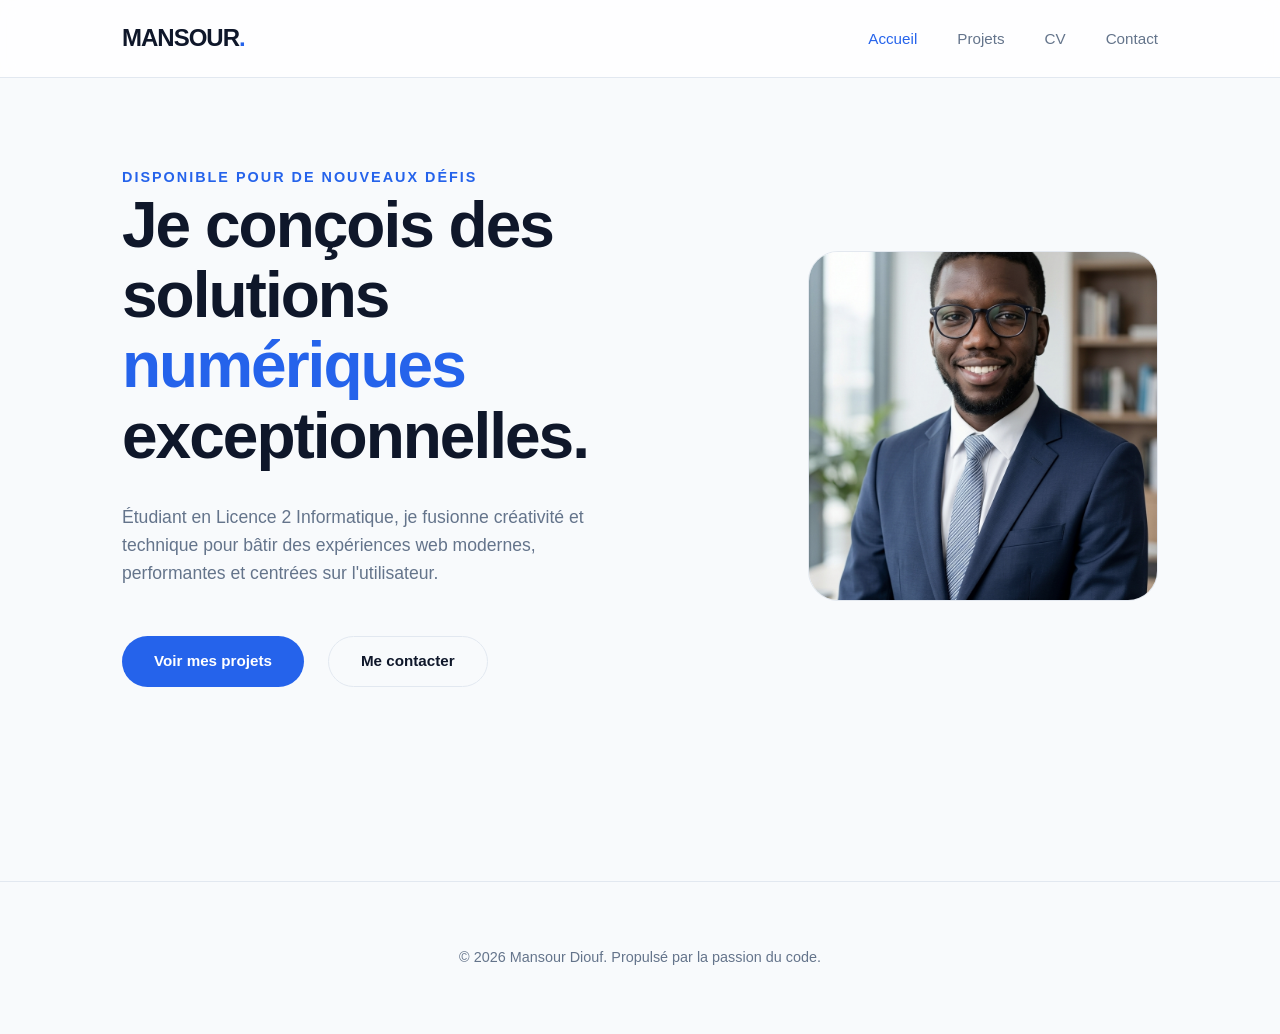
<file: index.html>
<!DOCTYPE html>
<html lang="fr">
<head>
    <meta charset="UTF-8">
    <meta name="viewport" content="width=device-width, initial-scale=1.0">
    <title>Mansour Diouf | Développeur Full-Stack</title>
    <link rel="stylesheet" href="style.css">
</head>
<body>
    <header>
        <nav>
            <a href="index.html" class="logo">MANSOUR<span>.</span></a>
            <ul class="nav-links">
                <li><a href="index.html" class="active">Accueil</a></li>
                <li><a href="projets.html">Projets</a></li>
                <li><a href="cv.html">CV</a></li>
                <li><a href="contact.html">Contact</a></li>
            </ul>
        </nav>
    </header>

    <main>
        <section class="hero">
            <div class="hero-content">
                <span class="hero-tag">Disponible pour de nouveaux défis</span>
                <h1>Je conçois des solutions <span>numériques</span> exceptionnelles.</h1>
                <p>Étudiant en Licence 2 Informatique, je fusionne créativité et technique pour bâtir des expériences web modernes, performantes et centrées sur l'utilisateur.</p>
                <div class="hero-btns">
                    <a href="projets.html" class="btn btn-primary">Voir mes projets</a>
                    <a href="contact.html" class="btn btn-outline">Me contacter</a>
                </div>
            </div>
            <div class="hero-image">
                <img src="CVimage.png" alt="Mansour Diouf">
            </div>
        </section>
    </main>

    <footer>
        <p>&copy; 2026 Mansour Diouf. Propulsé par la passion du code.</p>
    </footer>
</body>
</html>
</file>
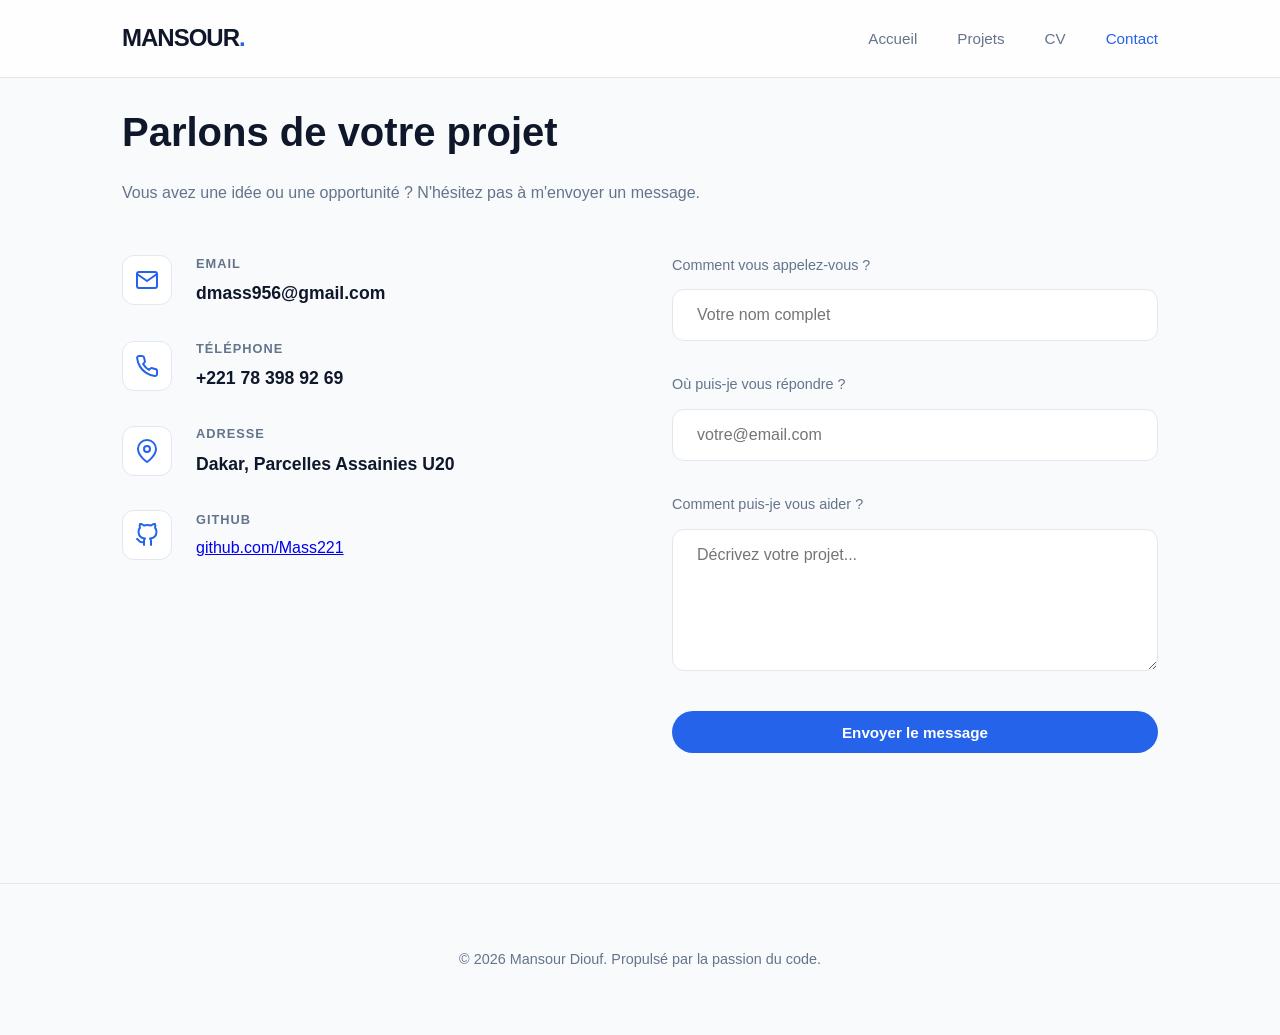
<file: contact.html>
<!DOCTYPE html>
<html lang="fr">
<head>
    <meta charset="UTF-8">
    <meta name="viewport" content="width=device-width, initial-scale=1.0">
    <title>Contact | Mansour Diouf</title>
    <link rel="stylesheet" href="style.css">
</head>
<body>
    <header>
        <nav>
            <a href="index.html" class="logo">MANSOUR<span>.</span></a>
            <ul class="nav-links">
                <li><a href="index.html">Accueil</a></li>
                <li><a href="projets.html">Projets</a></li>
                <li><a href="cv.html">CV</a></li>
                <li><a href="contact.html" class="active">Contact</a></li>
            </ul>
        </nav>
    </header>

    <main>
        <div class="section-header">
            <h2>Parlons de votre projet</h2>
            <p style="color: var(--secondary-text);">Vous avez une idée ou une opportunité ? N'hésitez pas à m'envoyer un message.</p>
        </div>

        <div class="contact-grid">
            <div class="contact-info-list">
                <div class="contact-info-item">
                    <div class="contact-info-icon">
                        <svg width="24" height="24" viewBox="0 0 24 24" fill="none" stroke="currentColor" stroke-width="2" stroke-linecap="round" stroke-linejoin="round"><path d="M4 4h16c1.1 0 2 .9 2 2v12c0 1.1-.9 2-2 2H4c-1.1 0-2-.9-2-2V6c0-1.1.9-2 2-2z"/><polyline points="22,6 12,13 2,6"/></svg>
                    </div>
                    <div class="contact-info-text">
                        <h4>Email</h4>
                        <p>dmass956@gmail.com</p>
                    </div>
                </div>
                <div class="contact-info-item">
                    <div class="contact-info-icon">
                        <svg width="24" height="24" viewBox="0 0 24 24" fill="none" stroke="currentColor" stroke-width="2" stroke-linecap="round" stroke-linejoin="round"><path d="M22 16.92v3a2 2 0 0 1-2.18 2 19.79 19.79 0 0 1-8.63-3.07 19.5 19.5 0 0 1-6-6 19.79 19.79 0 0 1-3.07-8.67A2 2 0 0 1 4.11 2h3a2 2 0 0 1 2 1.72 12.84 12.84 0 0 0 .7 2.81 2 2 0 0 1-.45 2.11L8.09 9.91a16 16 0 0 0 6 6l1.27-1.27a2 2 0 0 1 2.11-.45 12.84 12.84 0 0 0 2.81.7A2 2 0 0 1 22 16.92z"/></svg>
                    </div>
                    <div class="contact-info-text">
                        <h4>Téléphone</h4>
                        <p>+221 78 398 92 69</p>
                    </div>
                </div>
                <div class="contact-info-item">
                    <div class="contact-info-icon">
                        <svg width="24" height="24" viewBox="0 0 24 24" fill="none" stroke="currentColor" stroke-width="2" stroke-linecap="round" stroke-linejoin="round"><path d="M21 10c0 7-9 13-9 13s-9-6-9-13a9 9 0 0 1 18 0z"/><circle cx="12" cy="10" r="3"/></svg>
                    </div>
                    <div class="contact-info-text">
                        <h4>Adresse</h4>
                        <p>Dakar, Parcelles Assainies U20</p>
                    </div>
                </div>
                <div class="contact-info-item">
                    <div class="contact-info-icon">
                        <svg width="24" height="24" viewBox="0 0 24 24" fill="none" stroke="currentColor" stroke-width="2" stroke-linecap="round" stroke-linejoin="round"><path d="M9 19c-5 1.5-5-2.5-7-3m14 6v-3.87a3.37 3.37 0 0 0-.94-2.61c3.14-.35 6.44-1.54 6.44-7A5.44 5.44 0 0 0 20 4.77 5.07 5.07 0 0 0 19.91 1S18.73.65 16 2.48a13.38 13.38 0 0 0-7 0C6.27.65 5.09 1 5.09 1A5.07 5.07 0 0 0 5 4.77a5.44 5.44 0 0 0-1.5 3.78c0 5.42 3.3 6.61 6.44 7A3.37 3.37 0 0 0 9 18.13V22"/></svg>
                    </div>
                    <div class="contact-info-text">
                        <h4>GitHub</h4>
                        <a href="https://github.com/Mass221" target="_blank" ">github.com/Mass221</a>
                    </div>
                </div>
            </div>

            <form action="#" method="POST" class="contact-form-side">
                <div class="form-group">
                    <label for="name">Comment vous appelez-vous ?</label>
                    <input type="text" id="name" name="name" placeholder="Votre nom complet" required minlength="3">
                </div>
                <div class="form-group">
                    <label for="email">Où puis-je vous répondre ?</label>
                    <input type="email" id="email" name="email" placeholder="votre@email.com" required>
                </div>
                <div class="form-group">
                    <label for="message">Comment puis-je vous aider ?</label>
                    <textarea id="message" name="message" rows="6" placeholder="Décrivez votre projet..." required minlength="10"></textarea>
                </div>
                <button type="submit" class="btn btn-primary" style="width: 100%;">Envoyer le message</button>
            </form>
        </div>
    </main>

    <footer>
        <p>&copy; 2026 Mansour Diouf. Propulsé par la passion du code.</p>
    </footer>
</body>
</html>
</file>
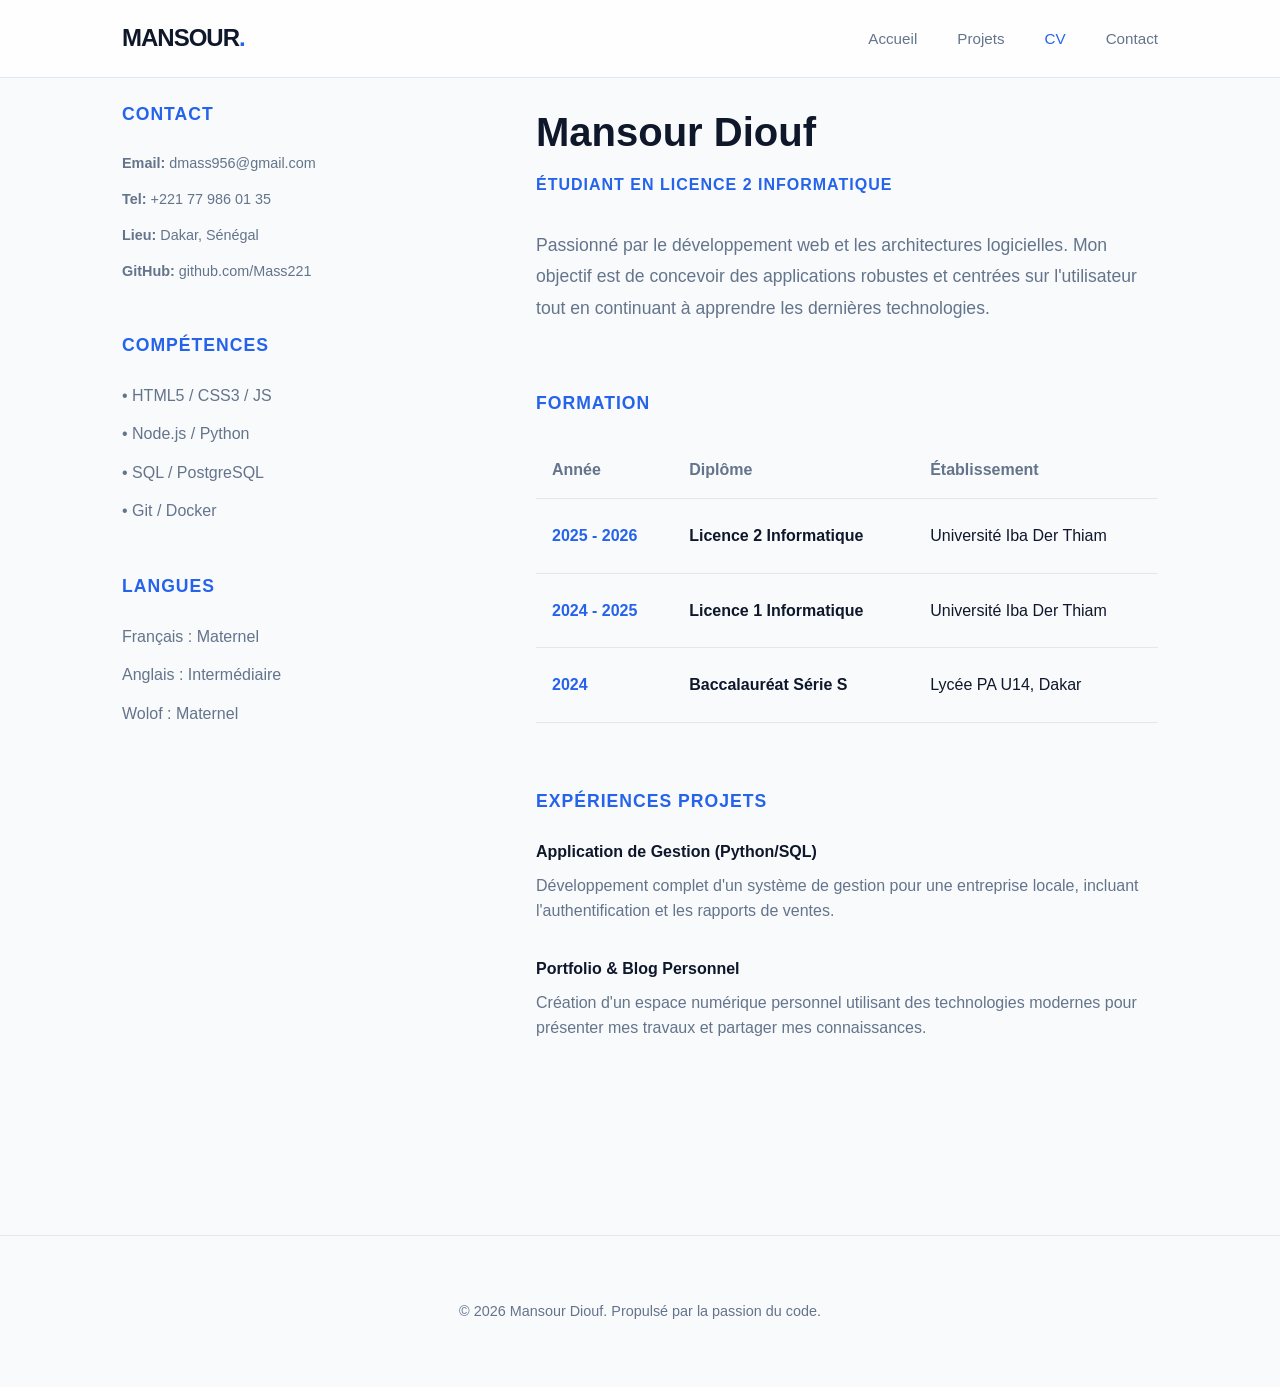
<file: cv.html>
<!DOCTYPE html>
<html lang="fr">
<head>
    <meta charset="UTF-8">
    <meta name="viewport" content="width=device-width, initial-scale=1.0">
    <title>CV | Mansour Diouf</title>
    <link rel="stylesheet" href="style.css">
</head>
<body>
    <header>
        <nav>
            <a href="index.html" class="logo">MANSOUR<span>.</span></a>
            <ul class="nav-links">
                <li><a href="index.html">Accueil</a></li>
                <li><a href="projets.html">Projets</a></li>
                <li><a href="cv.html" class="active">CV</a></li>
                <li><a href="contact.html">Contact</a></li>
            </ul>
        </nav>
    </header>

    <main>
        <div class="cv-layout">
            <aside class="cv-sidebar">
                <section>
                    <h3 class="cv-title">Contact</h3>
                    <ul class="skill-list" style="font-size: 0.9rem;">
                        <li><strong>Email:</strong> dmass956@gmail.com</li>
                        <li><strong>Tel:</strong> +221 77 986 01 35</li>
                        <li><strong>Lieu:</strong> Dakar, Sénégal</li>
                        <li><strong>GitHub:</strong> github.com/Mass221</li>
                    </ul>
                </section>
                <section>
                    <h3 class="cv-title">Compétences</h3>
                    <ul class="skill-list">
                        <li><span>•</span> HTML5 / CSS3 / JS</li>
                        <li><span>•</span> Node.js / Python</li>
                        <li><span>•</span> SQL / PostgreSQL</li>
                        <li><span>•</span> Git / Docker</li>
                    </ul>
                </section>
                <section>
                    <h3 class="cv-title">Langues</h3>
                    <ul class="skill-list">
                        <li>Français : Maternel</li>
                        <li>Anglais : Intermédiaire</li>
                        <li>Wolof : Maternel</li>
                    </ul>
                </section>
            </aside>

            <div class="cv-main">
                <section>
                    <div style="display: flex; justify-content: space-between; align-items: flex-start; margin-bottom: 2rem;">
                        <div>
                            <h2 style="font-size: 2.5rem; margin-bottom: 0.5rem;">Mansour Diouf</h2>
                            <p style="color: var(--primary-color); font-weight: 600; text-transform: uppercase; letter-spacing: 1px;">Étudiant en Licence 2 Informatique</p>
                        </div>
                    </div>
                    <p style="color: var(--secondary-text); font-size: 1.1rem; line-height: 1.8;">
                        Passionné par le développement web et les architectures logicielles. Mon objectif est de concevoir des applications robustes et centrées sur l'utilisateur tout en continuant à apprendre les dernières technologies.
                    </p>
                </section>

                <section>
                    <h3 class="cv-title">Formation</h3>
                    <table>
                        <thead>
                            <tr>
                                <th>Année</th>
                                <th>Diplôme</th>
                                <th>Établissement</th>
                            </tr>
                        </thead>
                        <tbody>
                            <tr>
                                <td class="entry-year">2025 - 2026</td>
                                <td><strong>Licence 2 Informatique</strong></td>
                                <td>Université Iba Der Thiam</td>
                            </tr>
                            <tr>
                                <td class="entry-year">2024 - 2025</td>
                                <td><strong>Licence 1 Informatique</strong></td>
                                <td>Université Iba Der Thiam</td>
                            </tr>
                            <tr>
                                <td class="entry-year">2024</td>
                                <td><strong>Baccalauréat Série S</strong></td>
                                <td>Lycée PA U14, Dakar</td>
                            </tr>
                        </tbody>
                    </table>
                </section>

                <section>
                    <h3 class="cv-title">Expériences Projets</h3>
                    <div style="margin-bottom: 2rem;">
                        <h4 style="margin-bottom: 0.5rem;">Application de Gestion (Python/SQL)</h4>
                        <p style="color: var(--secondary-text);">Développement complet d'un système de gestion pour une entreprise locale, incluant l'authentification et les rapports de ventes.</p>
                    </div>
                    <div>
                        <h4 style="margin-bottom: 0.5rem;">Portfolio & Blog Personnel</h4>
                        <p style="color: var(--secondary-text);">Création d'un espace numérique personnel utilisant des technologies modernes pour présenter mes travaux et partager mes connaissances.</p>
                    </div>
                </section>
            </div>
        </div>
    </main>

    <footer>
        <p>&copy; 2026 Mansour Diouf. Propulsé par la passion du code.</p>
    </footer>
</body>
</html>
</file>
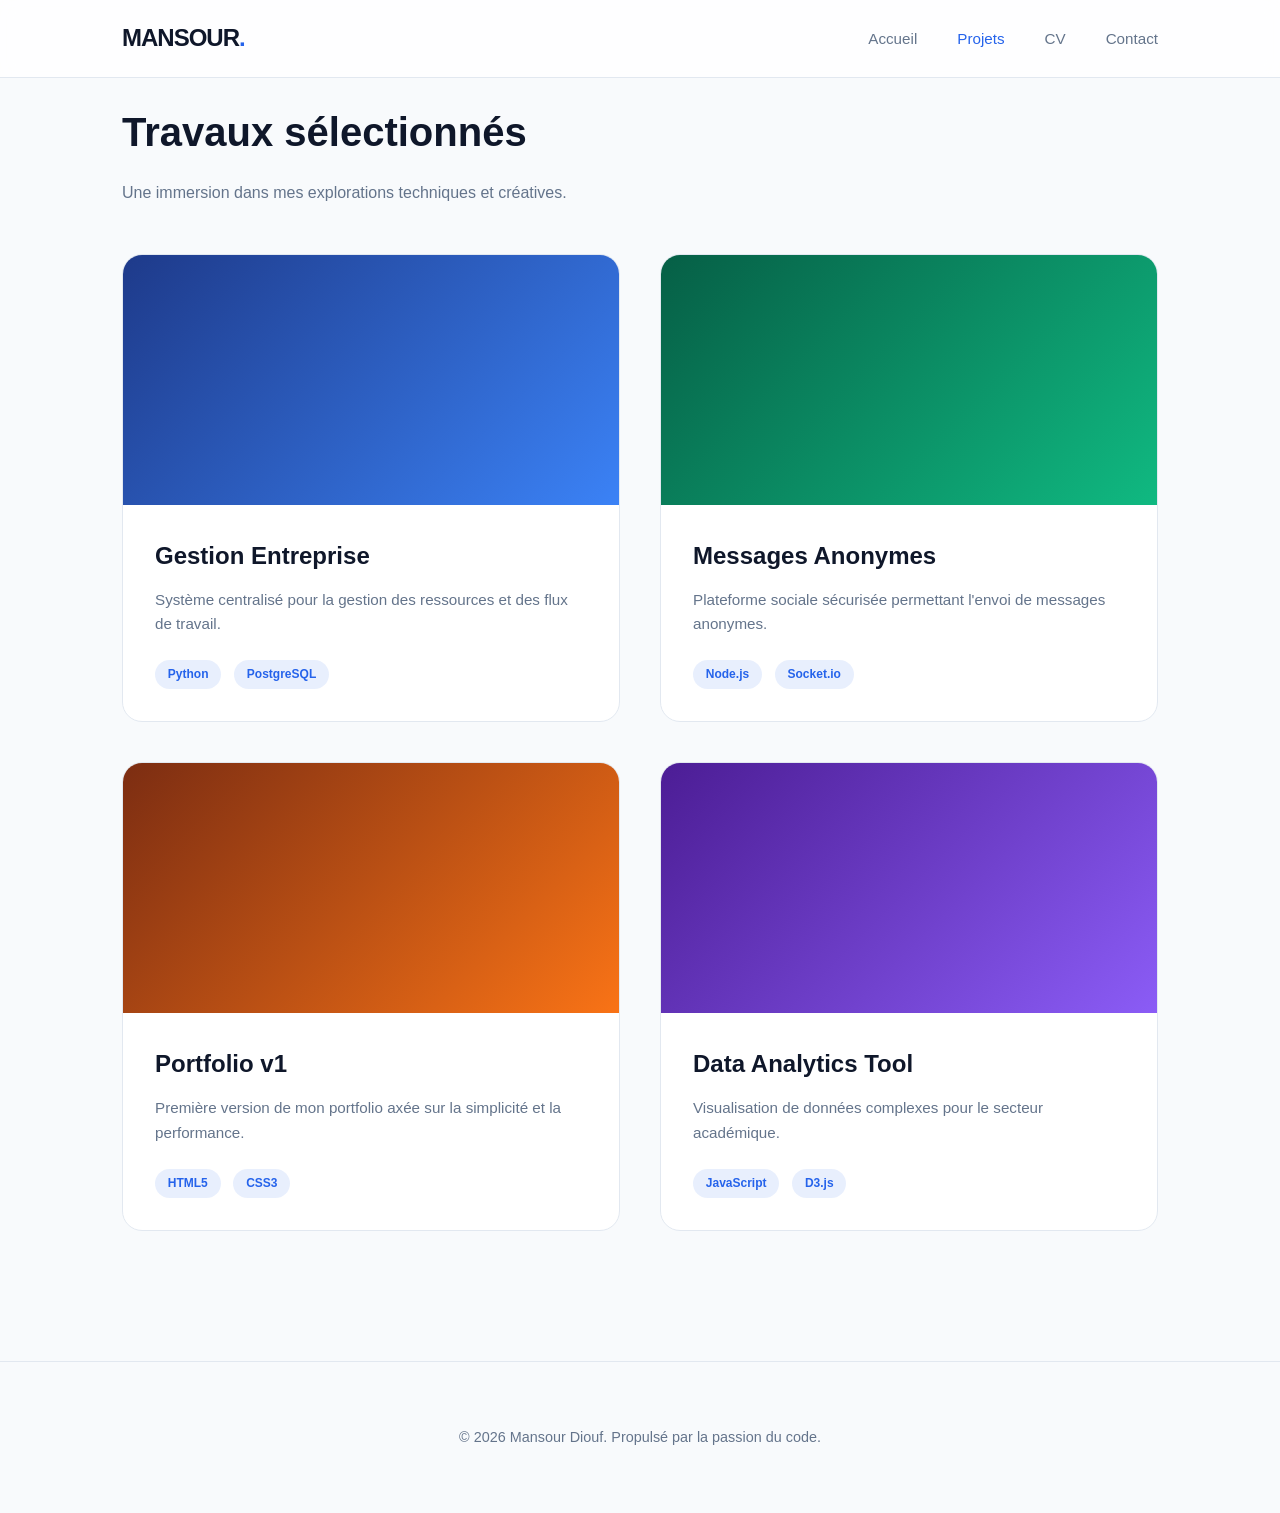
<file: projets.html>
<!DOCTYPE html>
<html lang="fr">
<head>
    <meta charset="UTF-8">
    <meta name="viewport" content="width=device-width, initial-scale=1.0">
    <title>Projets | Mansour Diouf</title>
    <link rel="stylesheet" href="style.css">
</head>
<body>
    <header>
        <nav>
            <a href="index.html" class="logo">MANSOUR<span>.</span></a>
            <ul class="nav-links">
                <li><a href="index.html">Accueil</a></li>
                <li><a href="projets.html" class="active">Projets</a></li>
                <li><a href="cv.html">CV</a></li>
                <li><a href="contact.html">Contact</a></li>
            </ul>
        </nav>
    </header>

    <main>
        <div class="section-header">
            <h2>Travaux sélectionnés</h2>
            <p style="color: var(--secondary-text);">Une immersion dans mes explorations techniques et créatives.</p>
        </div>

        <div class="projects-grid">
            <div class="project-card">
                <div class="project-img" style="background: linear-gradient(135deg, #1e3a8a, #3b82f6);"></div>
                <div class="project-content">
                    <h3>Gestion Entreprise</h3>
                    <p>Système centralisé pour la gestion des ressources et des flux de travail.</p>
                    <div class="project-tags">
                        <span class="project-tag">Python</span>
                        <span class="project-tag">PostgreSQL</span>
                    </div>
                </div>
            </div>

            <div class="project-card">
                <div class="project-img" style="background: linear-gradient(135deg, #065f46, #10b981);"></div>
                <div class="project-content">
                    <h3>Messages Anonymes</h3>
                    <p>Plateforme sociale sécurisée permettant l'envoi de messages anonymes.</p>
                    <div class="project-tags">
                        <span class="project-tag">Node.js</span>
                        <span class="project-tag">Socket.io</span>
                    </div>
                </div>
            </div>

            <div class="project-card">
                <div class="project-img" style="background: linear-gradient(135deg, #7c2d12, #f97316);"></div>
                <div class="project-content">
                    <h3>Portfolio v1</h3>
                    <p>Première version de mon portfolio axée sur la simplicité et la performance.</p>
                    <div class="project-tags">
                        <span class="project-tag">HTML5</span>
                        <span class="project-tag">CSS3</span>
                    </div>
                </div>
            </div>

            <div class="project-card">
                <div class="project-img" style="background: linear-gradient(135deg, #4c1d95, #8b5cf6);"></div>
                <div class="project-content">
                    <h3>Data Analytics Tool</h3>
                    <p>Visualisation de données complexes pour le secteur académique.</p>
                    <div class="project-tags">
                        <span class="project-tag">JavaScript</span>
                        <span class="project-tag">D3.js</span>
                    </div>
                </div>
            </div>
        </div>
    </main>

    <footer>
        <p>&copy; 2026 Mansour Diouf. Propulsé par la passion du code.</p>
    </footer>
</body>
</html>
</file>
<file: style.css>
:root {
    --bg-color: #f8fafc;
    --card-bg: #ffffff;
    --primary-color: #2563eb;
    --text-color: #0f172a;
    --secondary-text: #64748b;
    --border-color: #e2e8f0;
    --transition-speed: 0.4s;
    --container-width: 1100px;
}
@media (prefers-color-scheme: dark) {
    :root {
        --bg-color: #0b0b0b;
        --card-bg: #151515;
        --primary-color: #c5ff41;
        --text-color: #ffffff;
        --secondary-text: #999999;
        --border-color: #222222;
    }
}
* {
    margin: 0;
    padding: 0;
    box-sizing: border-box;
}
body {
    font-family: 'Inter', -apple-system, BlinkMacSystemFont, 'Segoe UI', Roboto, sans-serif;
    background-color: var(--bg-color);
    color: var(--text-color);
    line-height: 1.6;
    overflow-x: hidden;
    transition: background-color var(--transition-speed), color var(--transition-speed);
}
header {
    background-color: rgba(255, 255, 255, 0.8);
    backdrop-filter: blur(10px);
    position: fixed;
    top: 0;
    width: 100%;
    z-index: 1000;
    border-bottom: 1px solid var(--border-color);
    transition: background-color var(--transition-speed), border-color var(--transition-speed);
}
@media (prefers-color-scheme: dark) {
    header {
        background-color: rgba(11, 11, 11, 0.8);
    }
}
nav {
    max-width: var(--container-width);
    margin: 0 auto;
    padding: 1.2rem 2rem;
    display: flex;
    justify-content: space-between;
    align-items: center;
}
.logo {
    font-size: 1.5rem;
    font-weight: 800;
    color: var(--text-color);
    text-decoration: none;
    letter-spacing: -1px;
}
.logo span {
    color: var(--primary-color);
}
.nav-links {
    display: flex;
    list-style: none;
    gap: 2.5rem;
}
.nav-links a {
    text-decoration: none;
    color: var(--secondary-text);
    font-weight: 500;
    font-size: 0.95rem;
    transition: color var(--transition-speed);
}
.nav-links a:hover, .nav-links a.active {
    color: var(--primary-color);
}
main {
    max-width: var(--container-width);
    margin: 0 auto;
    padding: 100px 2rem 50px;
}
.btn {
    display: inline-flex;
    align-items: center;
    justify-content: center;
    padding: 0.8rem 2rem;
    border-radius: 50px;
    font-weight: 600;
    text-decoration: none;
    transition: all var(--transition-speed);
    cursor: pointer;
    border: none;
    font-size: 0.95rem;
}
.btn-primary {
    background-color: var(--primary-color);
    color: #fff;
}
@media (prefers-color-scheme: dark) {
    .btn-primary {
        color: #000;
    }
}
.btn-primary:hover {
    transform: translateY(-3px);
    box-shadow: 0 10px 20px rgba(37, 99, 235, 0.2);
}
@media (prefers-color-scheme: dark) {
    .btn-primary:hover {
        box-shadow: 0 10px 20px rgba(197, 255, 65, 0.2);
    }
}
.btn-outline {
    background-color: transparent;
    color: var(--text-color);
    border: 1px solid var(--border-color);
}
.btn-outline:hover {
    border-color: var(--primary-color);
    color: var(--primary-color);
}
.hero {
    min-height: 70vh;
    display: flex;
    align-items: center;
    justify-content: space-between;
    gap: 4rem;
    padding: 4rem 0;
}
.hero-content {
    flex: 1.2;
}
.hero-image {
    flex: 0.8;
    display: flex;
    justify-content: flex-end;
}
.hero-image img {
    width: 350px;
    height: 350px;
    object-fit: cover;
    border-radius: 30px;
    border: 1px solid var(--border-color);
    filter: grayscale(10%);
    transition: transform var(--transition-speed), filter var(--transition-speed), border-color var(--transition-speed);
}
.hero-image img:hover {
    transform: scale(1.02);
    filter: grayscale(0%);
    border-color: var(--primary-color);
}
.hero-tag {
    color: var(--primary-color);
    font-weight: 600;
    margin-bottom: 1rem;
    text-transform: uppercase;
    letter-spacing: 2px;
    font-size: 0.9rem;
}
.hero h1 {
    font-size: clamp(2.5rem, 6vw, 4rem);
    line-height: 1.1;
    font-weight: 900;
    margin-bottom: 2rem;
    letter-spacing: -2px;
}
.hero h1 span {
    color: var(--primary-color);
}
.hero p {
    font-size: 1.1rem;
    color: var(--secondary-text);
    max-width: 500px;
    margin-bottom: 3rem;
}
.hero-btns {
    display: flex;
    gap: 1.5rem;
}
.contact-grid {
    display: grid;
    grid-template-columns: 1fr 1fr;
    gap: 4rem;
    margin-top: 3rem;
}
.contact-info-list {
    list-style: none;
}
.contact-info-item {
    margin-bottom: 2rem;
    display: flex;
    align-items: center;
    gap: 1.5rem;
}
.contact-info-icon {
    width: 50px;
    height: 50px;
    background-color: var(--card-bg);
    border: 1px solid var(--border-color);
    border-radius: 12px;
    display: flex;
    align-items: center;
    justify-content: center;
    color: var(--primary-color);
    transition: background-color var(--transition-speed), border-color var(--transition-speed);
}
.contact-info-text h4 {
    font-size: 0.8rem;
    text-transform: uppercase;
    color: var(--secondary-text);
    letter-spacing: 1px;
    margin-bottom: 0.3rem;
}
.contact-info-text p {
    font-weight: 600;
    font-size: 1.1rem;
}
.section-header {
    margin-bottom: 3rem;
}
.section-header h2 {
    font-size: 2.5rem;
    font-weight: 800;
    margin-bottom: 1rem;
}
.projects-grid {
    display: grid;
    grid-template-columns: repeat(auto-fit, minmax(350px, 1fr));
    gap: 2.5rem;
}
.project-card {
    background-color: var(--card-bg);
    border-radius: 20px;
    overflow: hidden;
    border: 1px solid var(--border-color);
    transition: transform var(--transition-speed), border-color var(--transition-speed), background-color var(--transition-speed);
}
.project-card:hover {
    transform: translateY(-10px);
    border-color: var(--primary-color);
}
.project-img {
    width: 100%;
    height: 250px;
    background-color: #f1f5f9;
    background-size: cover;
    background-position: center;
}
@media (prefers-color-scheme: dark) {
    .project-img {
        background-color: #222;
    }
}
.project-content {
    padding: 2rem;
}
.project-content h3 {
    font-size: 1.5rem;
    margin-bottom: 0.8rem;
}
.project-content p {
    color: var(--secondary-text);
    font-size: 0.95rem;
    margin-bottom: 1.5rem;
}
.project-tags {
    display: flex;
    gap: 0.8rem;
    flex-wrap: wrap;
}
.project-tag {
    font-size: 0.75rem;
    color: var(--primary-color);
    background-color: rgba(37, 99, 235, 0.1);
    padding: 0.3rem 0.8rem;
    border-radius: 20px;
    font-weight: 600;
}
@media (prefers-color-scheme: dark) {
    .project-tag {
        background-color: rgba(197, 255, 65, 0.1);
    }
}
.cv-layout {
    display: grid;
    grid-template-columns: 350px 1fr;
    gap: 4rem;
}
.cv-sidebar section {
    margin-bottom: 3rem;
}
.cv-main section {
    margin-bottom: 4rem;
}
.cv-title {
    font-size: 1.1rem;
    font-weight: 700;
    color: var(--primary-color);
    margin-bottom: 1.5rem;
    text-transform: uppercase;
    letter-spacing: 1px;
}
.skill-list {
    list-style: none;
}
.skill-list li {
    margin-bottom: 0.8rem;
    color: var(--secondary-text);
}
table {
    width: 100%;
    border-collapse: collapse;
}
th {
    text-align: left;
    color: var(--secondary-text);
    padding: 1rem;
    border-bottom: 1px solid var(--border-color);
}
td {
    padding: 1.5rem 1rem;
    border-bottom: 1px solid var(--border-color);
}
.entry-year {
    color: var(--primary-color);
    font-weight: 600;
}
.contact-container {
    max-width: 700px;
    margin: 0 auto;
}
.form-group {
    margin-bottom: 2rem;
}
.form-group label {
    display: block;
    margin-bottom: 0.8rem;
    color: var(--secondary-text);
    font-size: 0.9rem;
}
input, textarea, select {
    width: 100%;
    background-color: var(--card-bg);
    border: 1px solid var(--border-color);
    padding: 1rem 1.5rem;
    border-radius: 12px;
    color: var(--text-color);
    font-family: inherit;
    font-size: 1rem;
    transition: border-color var(--transition-speed), background-color var(--transition-speed);
}
input:focus, textarea:focus, select:focus {
    outline: none;
    border-color: var(--primary-color);
}
fieldset {
    border: none;
}
legend {
    display: none;
}
footer {
    padding: 4rem 2rem;
    text-align: center;
    border-top: 1px solid var(--border-color);
    margin-top: 5rem;
}
footer p {
    color: var(--secondary-text);
    font-size: 0.9rem;
}
@keyframes fadeIn {
    from { opacity: 0; transform: translateY(20px); }
    to { opacity: 1; transform: translateY(0); }
}
@keyframes float {
    0% { transform: translateY(0px); }
    50% { transform: translateY(-10px); }
    100% { transform: translateY(0px); }
}
@keyframes slideInRight {
    from { opacity: 0; transform: translateX(30px); }
    to { opacity: 1; transform: translateX(0); }
}
main > section {
    animation: fadeIn 0.8s ease-out forwards;
}
.hero-image img {
    animation: float 4s ease-in-out infinite;
}
.project-card {
    opacity: 0;
    animation: fadeIn 0.6s ease-out forwards;
}
.project-card:nth-child(1) { animation-delay: 0.1s; }
.project-card:nth-child(2) { animation-delay: 0.2s; }
.project-card:nth-child(3) { animation-delay: 0.3s; }
.project-card:nth-child(4) { animation-delay: 0.4s; }
.nav-links li {
    opacity: 0;
    animation: slideInRight 0.5s ease-out forwards;
}
.nav-links li:nth-child(1) { animation-delay: 0.1s; }
.nav-links li:nth-child(2) { animation-delay: 0.2s; }
.nav-links li:nth-child(3) { animation-delay: 0.3s; }
.nav-links li:nth-child(4) { animation-delay: 0.4s; }
@media (max-width: 900px) {
    nav {
        flex-direction: column;
        padding: 1rem;
    }
    .nav-links {
        margin-top: 1.5rem;
        gap: 1.5rem;
        flex-wrap: wrap;
        justify-content: center;
    }
    .nav-links a {
        font-size: 0.85rem;
    }
    .hero {
        flex-direction: column-reverse;
        text-align: center;
        align-items: center;
        padding-top: 2rem;
    }
    .hero-content {
        display: flex;
        flex-direction: column;
        align-items: center;
    }
    .hero-image {
        justify-content: center;
    }
    .hero-image img {
        width: 250px;
        height: 250px;
    }
    .contact-grid {
        grid-template-columns: 1fr;
        gap: 2rem;
    }
    .cv-layout {
        grid-template-columns: 1fr;
    }
}
</file>
